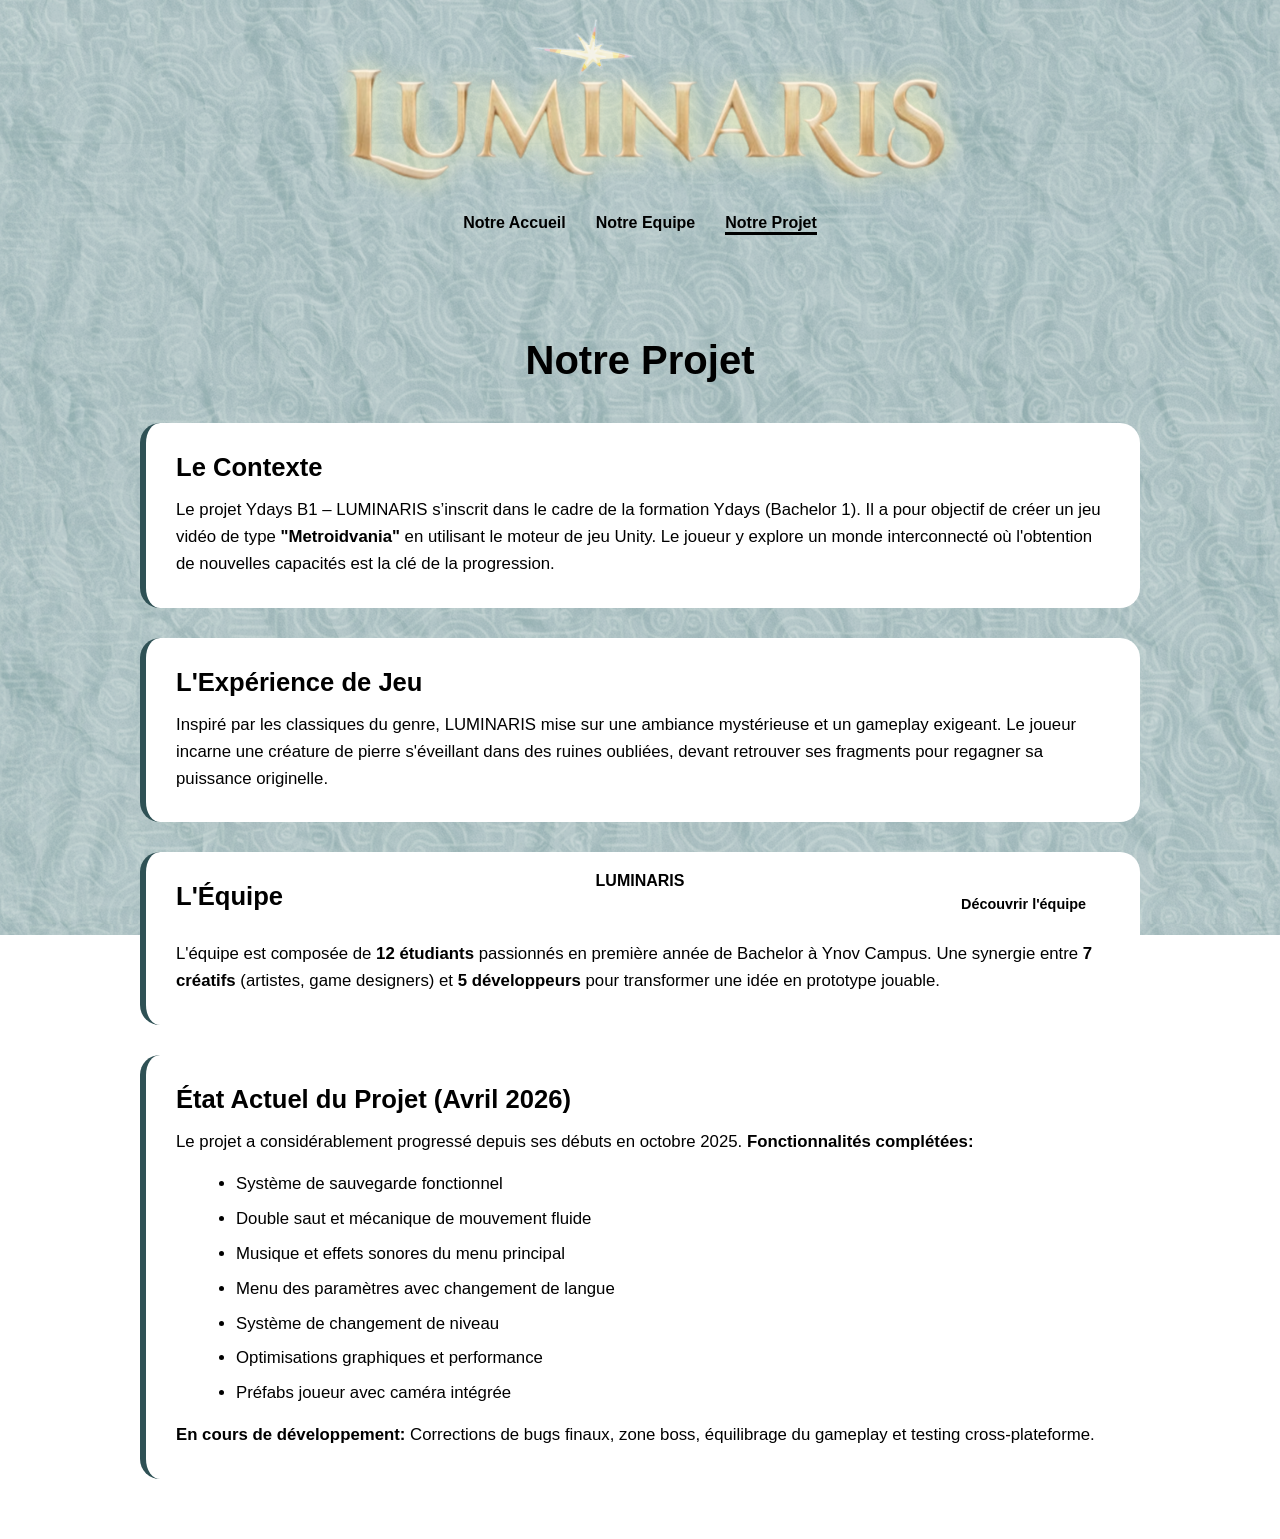
<file: Html/projet.html>
<!DOCTYPE html>
<html lang="fr">
<head>
    <meta charset="UTF-8">
    <meta name="viewport" content="width=device-width, initial-scale=1.0">
    <link rel="stylesheet" href="../Css/commun.css">
    <link rel="stylesheet" href="../Css/projet.css">
    <title>Projet</title>
    <link rel="icon" href="../Images/Commun/logo.png" type="image/png">
</head>
<body>
    <header>
        <img src="../Images/Commun/logo.png" alt="">
        <nav>
            <a href="../index.html" class="navInactive"><p>Notre Accueil</p></a>
            <a href="./equipe.html" class="navInactive"><p>Notre Equipe</p></a>
            <a href="./projet.html" class="navActive"><p>Notre Projet</p></a>
        </nav>
    </header>

    <main>
        <h2 class="title">Notre Projet</h2>
        
        <section id="textContent">
            <div class="project-section">
                <h3>Le Contexte</h3>
                <p>
                    Le projet Ydays B1 – LUMINARIS s’inscrit dans le cadre de la formation Ydays (Bachelor 1). 
                    Il a pour objectif de créer un jeu vidéo de type <strong>"Metroidvania"</strong> en utilisant le moteur de jeu Unity.
                    Le joueur y explore un monde interconnecté où l'obtention de nouvelles capacités est la clé de la progression.
                </p>
            </div>

            <div class="project-section">
                <h3>L'Expérience de Jeu</h3>
                <p>
                    Inspiré par les classiques du genre, LUMINARIS mise sur une ambiance mystérieuse et un gameplay exigeant. 
                    Le joueur incarne une créature de pierre s'éveillant dans des ruines oubliées, devant retrouver ses fragments pour regagner sa puissance originelle.
                </p>
            </div>

            <div class="project-section">
                <div class="TexteBouton">
                    <h3>L'Équipe</h3>
                    <a href="./equipe.html"><button class="btnProjet">Découvrir l'équipe</button></a>
                </div>
                <p>
                    L'équipe est composée de <strong>12 étudiants</strong> passionnés en première année de Bachelor à Ynov Campus. 
                    Une synergie entre <strong>7 créatifs</strong> (artistes, game designers) et <strong>5 développeurs</strong> pour transformer une idée en prototype jouable.
                </p>
            </div>

            <div class="project-section">
                <h3>État Actuel du Projet (Avril 2026)</h3>
                <p>
                    Le projet a considérablement progressé depuis ses débuts en octobre 2025. 
                    <strong>Fonctionnalités complétées:</strong>
                </p>
                <ul style="margin-left: 20px;">
                    <li>Système de sauvegarde fonctionnel</li>
                    <li>Double saut et mécanique de mouvement fluide</li>
                    <li>Musique et effets sonores du menu principal</li>
                    <li>Menu des paramètres avec changement de langue</li>
                    <li>Système de changement de niveau</li>
                    <li>Optimisations graphiques et performance</li>
                    <li>Préfabs joueur avec caméra intégrée</li>
                </ul>
                <p>
                    <strong>En cours de développement:</strong> Corrections de bugs finaux, zone boss, équilibrage du gameplay et testing cross-plateforme.
                </p>
            </div>
        </section>
    </main>

    <footer>
        <p>LUMINARIS</p>
    </footer>
</body>
</html>
</file>
<file: Css/commun.css>
html, body {
    margin: 0;
    padding: 0;
    font-family: Arial, sans-serif;
    box-sizing: border-box;
    background-image: url(../Images/Commun/fond2.png) !important;
    background-size: cover;
    background-attachment: fixed;
    background-position: center;
    background-repeat: no-repeat;
    color: black !important;
}

header, footer {
    /*background-color: rgba(255, 255, 255, 0.2);*/
}

header {
    padding: 10px 0 10px 0;
    text-align: center;
}

header img {
    max-width: 800px !important;
    height: auto;
    margin-top: -100px !important;
    margin-bottom: -150px !important;
}

header nav {
    display: grid;
    grid-template-columns: repeat(3, auto);
    justify-content: center;
}

header nav a {
    margin: 0 15px;
    text-decoration: none;
    color: black !important;
    font-weight: bold;
}

header nav .navInactive p, header nav .navActive p {
    position: relative;
    margin: 0;
}

header nav .navInactive p::after {
    content: '';
    position: absolute;
    left: 0;
    bottom: -2px;
    height: 2px;
    width: 0;
    background-color: black;
    transition: width 0.4s;
}

header nav .navInactive p:hover::after {
    width: 100%;
}

header nav .navInactive p.active::after {
    width: 100%;
}

.navActive p {
    border-bottom: 3px solid black;
}

footer {
    position: fixed;
    text-align: center;
    padding: 10px 0 10px 0;
    bottom: 0;
    width: 100%;
    color: black;
}

footer p {
    margin: 0;
    font-size: 16px;
    font-weight: 600;
    font-family: 'Arial', sans-serif;
}

@media (max-width: 600px) {
    header img {
        width: 100% !important;
        height: auto;
        margin: -30px 0 -30px 0 !important;
    }

}
</file>
<file: Css/projet.css>
main {
    padding: 60px 20px;
    max-width: 1000px;
    margin: 0 auto;
}

.title {
    text-align: center;
    font-size: 2.5rem;
    color: black;
    margin-bottom: 40px;
    font-weight: 600;
}

#textContent {
    display: flex;
    flex-direction: column;
    gap: 30px;
}

.project-section {
    background: white;
    padding: 30px;
    border-radius: 20px;
    border-left: 6px solid #2F5155 !important;
    color: black;
}

.project-section h3 {
    margin-top: 0;
    margin-bottom: 15px;
    font-size: 1.6rem;
    color: var(--primary);
}

.project-section p {
    line-height: 1.6;
    margin: 0;
    color: var(--muted);
    font-size: 1.05rem;
}

.TexteBouton {
    display: flex;
    justify-content: space-between;
    align-items: center;
    flex-wrap: wrap;
    gap: 20px;
    margin-bottom: 15px;
}

.btnProjet {
    padding: 12px 24px;
    background-color: var(--accent);
    color: black !important; 
    border: none;
    border-radius: 30px;
    font-weight: 600;
    cursor: pointer;
    transition: all 0.3s ease;
    font-size: 0.9rem;
}

.btnProjet:hover {
    background-color: var(--primary);
    color: black !important;
    transform: translateY(-2px);
}

.project-section ul {
    list-style: disc;
    padding-left: 40px;
    margin: 15px 0;
}

.project-section li {
    margin: 8px 0;
    color: var(--muted);
    font-size: 1.05rem;
    line-height: 1.6;
}

@media (max-width: 768px) {
    .title {
        font-size: 2rem;
    }

    .TexteBouton {
        flex-direction: column;
        align-items: flex-start;
    }

    .project-section {
        padding: 20px;
    }
}
</file>
